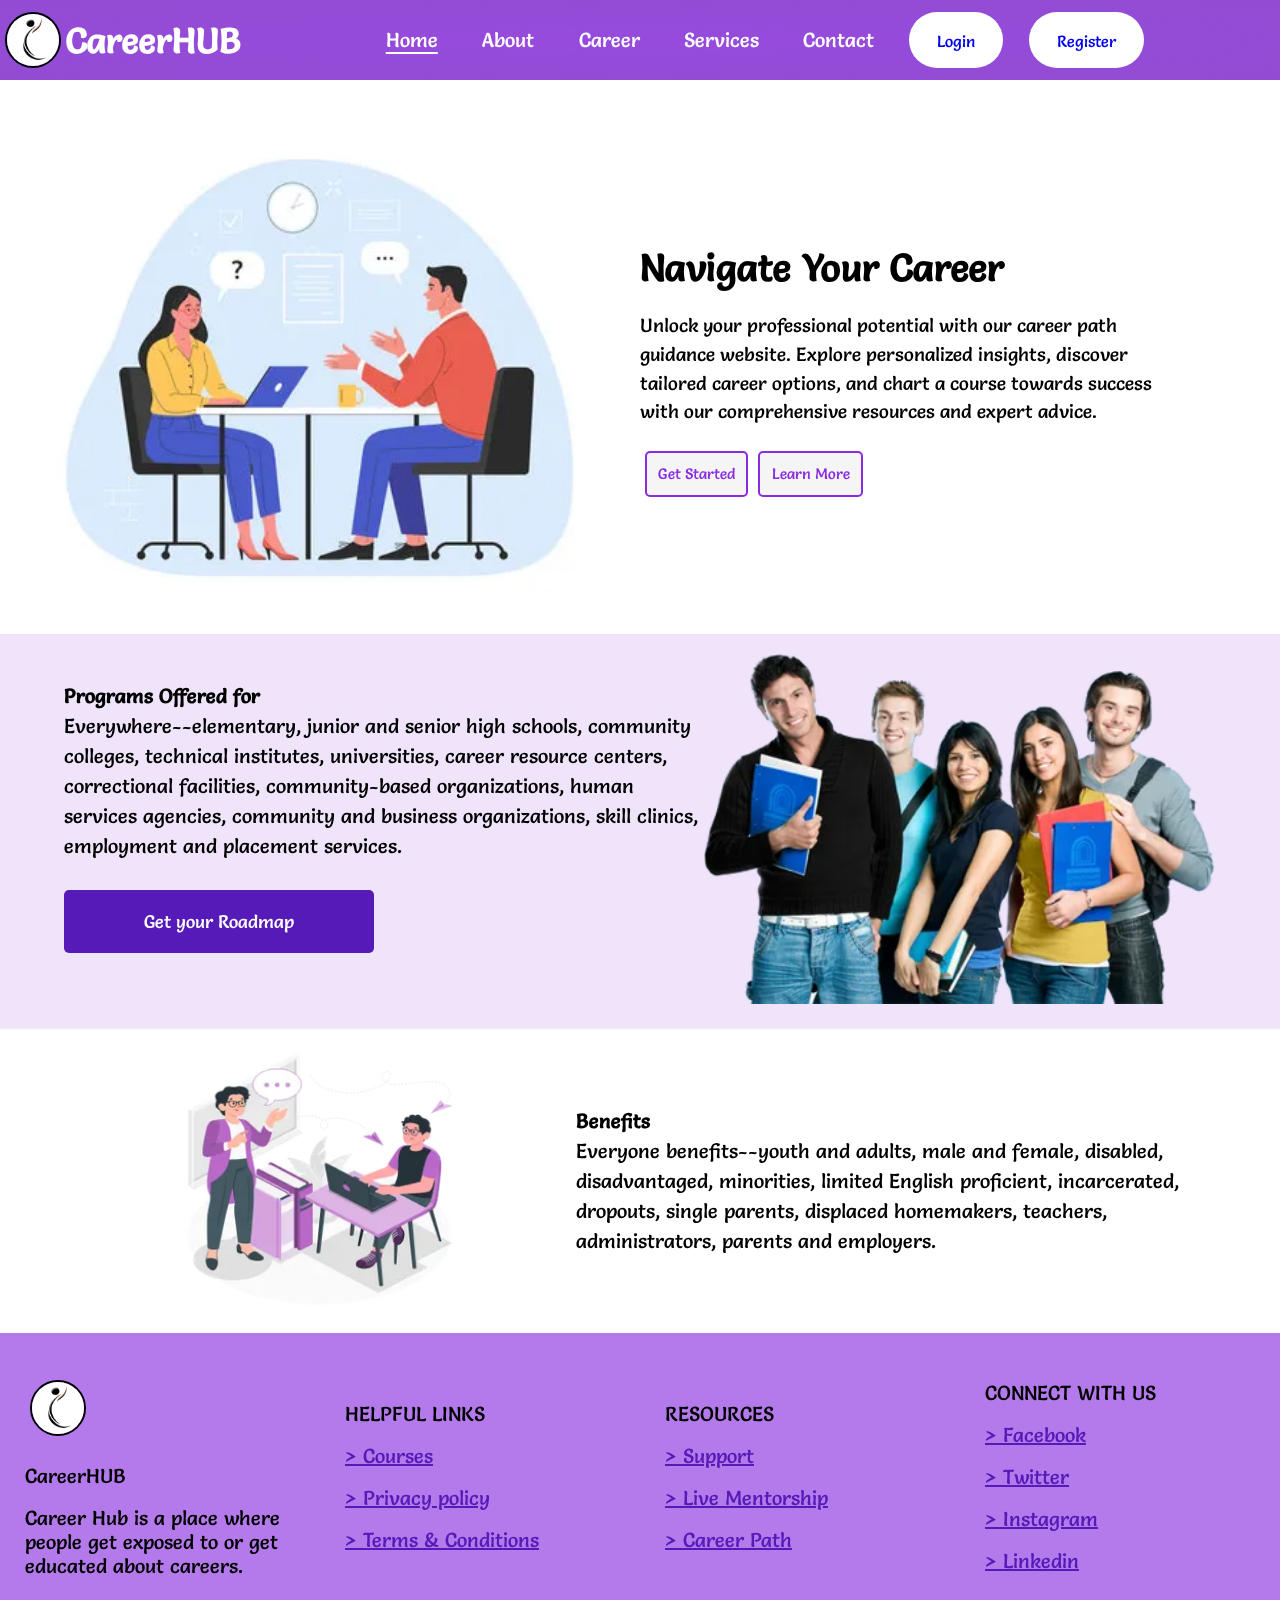
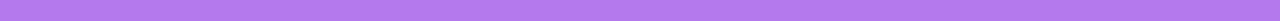
<file: index.html>
<!DOCTYPE html>
<html lang="en">
<head>
    <meta charset="UTF-8">
    <meta name="viewport" content="width=device-width, initial-scale=1.0">
    <title>CareerHUB</title>
    <link rel="stylesheet" href="src/css/style.css">
    <link rel="shortcut icon" href="src/images/Favicon.jpg" type="image/x-icon">
    <link rel="preconnect" href="https://fonts.googleapis.com">
<link rel="preconnect" href="https://fonts.gstatic.com" crossorigin>
<link href="https://fonts.googleapis.com/css2?family=Salsa&display=swap" rel="stylesheet">
</head>
<body>
    <header>
        <div class="logo-title">  
            <img class="logo" src="src/images/Favicon.jpg" alt="logo" srcset="" />
            <h1 id="title">CareerHUB</h1>         
        </div>
        <ul class="nav-ul">
            <li class="nav" id="Home"><a href="#">Home</a></li>
            <li class="nav" id="About"><a href="About.html">About</a></li>                
            <li class="nav" id="Courses"><a href="Courses.html">Career</a></li>
            <li class="nav" id="Services"><a href="Services.html">Services</a></li>
            <li class="nav" id="Contact"><a href="Contact.html">Contact</a></li>
            <li class="register" ><a id="login" href="login.html">Login</a></li>
            <li class="register" ><a id="signup" href="signup.html">Register</a></li>
        </ul> 
        <div class="span-nav">
           <span class="open-btn">&#9776</span>
           <span class="close-btn">&#9876</span>
        </div>
    </header>
    <div class="container">
       <div class="career-image">
        <img src="src/images/career-image.jpg" alt="" srcset="">
       </div>
        <div class="career-text">
            <h3>Navigate Your Career</h3>
            <p>Unlock your professional potential with our career path guidance website. Explore personalized insights, discover tailored career options, and chart a course towards success with our comprehensive resources and expert advice.</p>
            <div class="journey-start">
                <a href="signup.html"><button class = "btn" id="Getstarted">Get Started</button></a>
                <a href="About.html"><button class = "btn" id="learnmore">
                    Learn More
                </button></a>
            </div>
        </div>
    </div>
    <!-- <div class="line"></div> -->
    <div class="whom">
        <div class="section programs">        
            <div class="section-text">
            <h3>Programs Offered for </h3>
            <p><span>Everywhere--</span>elementary, junior and senior high schools, community colleges, technical institutes, universities, career resource centers, correctional facilities, community-based organizations, human services agencies, community and business organizations, skill clinics, employment and placement services.</p>
            <div class="section-button">
                <a href="Courses.html">Get your Roadmap</a>
            </div>    
        </div>
            <div class="section-img">
                <img src="src/images/students.jpg" alt="">
            </div>
            </div>
        </div>
    </div>
    <!-- <div class="line"></div> -->
    <div class="section benefits">
        <div class="section-img">
            <img src="src/images/Benefits.jpg" alt="">
        </div>
        <div class="section-text benefits">
            <h3>Benefits</h3>
        <p>
            Everyone benefits--youth and adults, male and female, disabled, disadvantaged, minorities, limited English proficient, incarcerated, dropouts, single parents, displaced homemakers, teachers, administrators, parents and employers.
        </p>
        </div>
    </div>
    <footer>
        <div class="first">
                <span class="footer-logo">
                    <img class="logo" src="src/images/Favicon.jpg" alt="" srcset="">
                </span>
                <span>CareerHUB</span>
            <span>Career Hub is a place where people get exposed to or get educated about careers.</span>
        </div>
        <div class="first">
            <span>HELPFUL LINKS</span>
            <span><a id="footer-links" href="#">&gt; Courses</a> </span>
            <span><a id="footer-links" href="#">&gt; Privacy policy</a></span>
            <span><a id="footer-links" href="#">&gt; Terms & Conditions</a></span>
            
        </div>
        <div class="first">
            <span>RESOURCES</span>
            <span><a id="footer-links" href="#">&gt; Support</a></span>
            <span><a id="footer-links" href="#">&gt; Live Mentorship</a></span>
            <span><a id="footer-links" href="#">&gt; Career Path</a></span>
        </div>
        <div class="first">
            <span>CONNECT WITH US</span>
            <span><a id="footer-links" href="#">&gt; Facebook</a></span>
            <span><a id="footer-links" href="#">&gt; Twitter</a></span>
            <span><a id="footer-links" href="#">&gt; Instagram</a></span>
            <span><a id="footer-links" href="#">&gt; Linkedin</a></span>
        </div>
    </footer>
    <script src="script.js"></script>


</body>
</html>
</file>
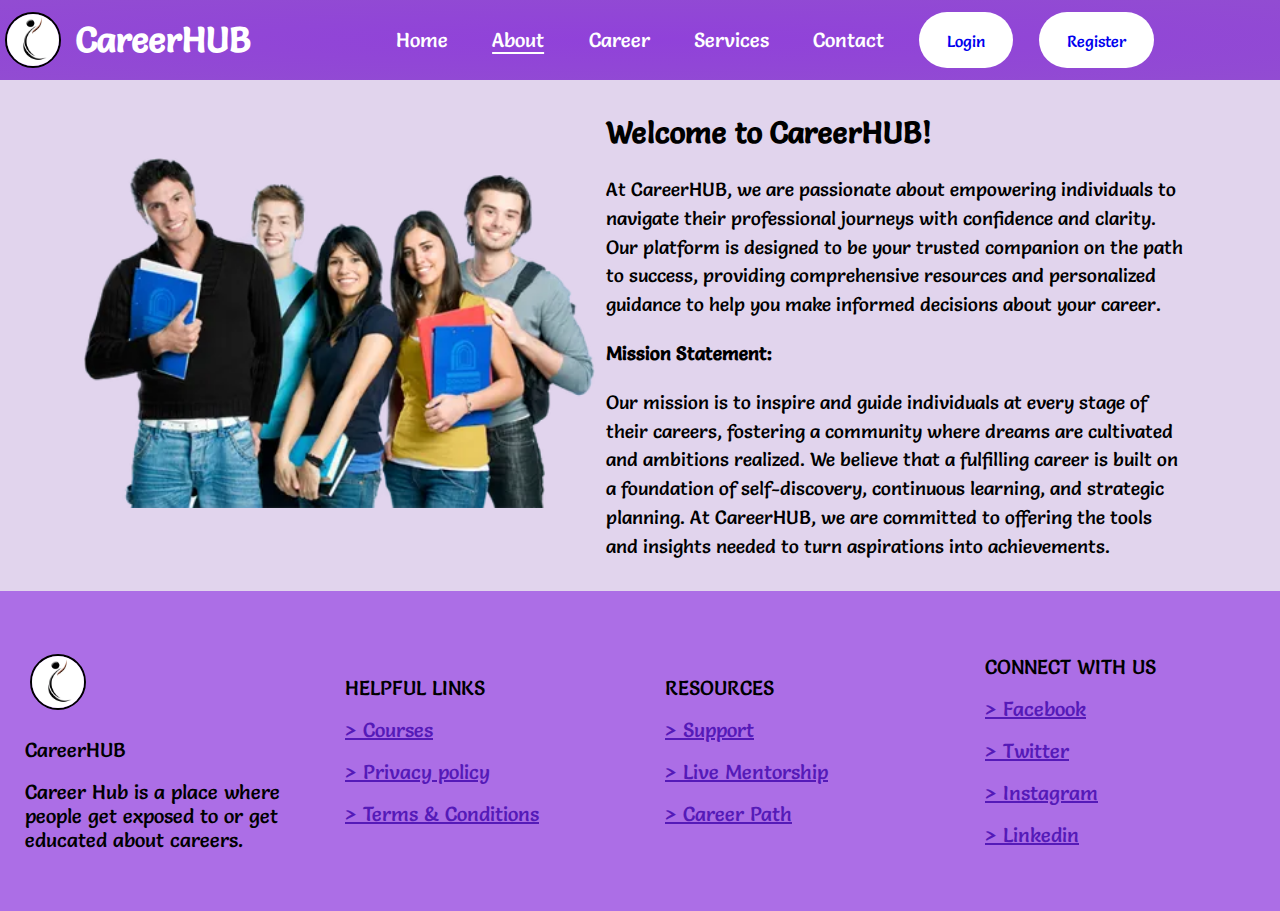
<file: About.html>
<!DOCTYPE html>
<html lang="en">
<head>
    <meta charset="UTF-8">
    <meta name="viewport" content="width=device-width, initial-scale=1.0">
    <title>About | CareerHUB </title>
    <link rel="stylesheet" href="src/css/About.css">
    <link rel="shortcut icon" href="src/images/Favicon.jpg" type="image/x-icon">
</head>
<body>
    <header>
        <div class="logo-title">  
            <img class="logo" src="src/images/Favicon.jpg" alt="logo" srcset="" />
            <h1 id="title">CareerHUB</h1>         
        </div>
        <ul class="nav-ul">
            <li class="nav" id="Home"><a href="index.html">Home</a></li>
            <li class="nav" id="About"><a href="About.html">About</a></li>                
            <li class="nav" id="Courses"><a href="Courses.html">Career</a></li>
            <li class="nav" id="Services"><a href="Services.html">Services</a></li>
            <li class="nav" id="Contact"><a href="#">Contact</a></li>
            <li class="register" ><a id="login" href="login.html">Login</a></li>
            <li class="register" ><a id="signup" href="signup.html">Register</a></li>
        </ul> 
        <div class="span-nav">
           <span class="open-btn">&#9776</span>
           <span class="close-btn">&#9876</span>
        </div>
    </header>
        <div class="about programs">        
           
            <div class="action-img">
                <img src="src/images/students.jpg" alt="">
            </div>
            <div class="about-text">
                <h1 class="about-inner">Welcome to CareerHUB!</h1>
                <span class="about-inner">At CareerHUB, we are passionate about empowering individuals to navigate their professional journeys with confidence and clarity. Our platform is designed to be your trusted companion on the path to success, providing comprehensive resources and personalized guidance to help you make informed decisions about your career.</span>
                <h3 class="about-inner">Mission Statement:</h3>
                <span class="about-inner">Our mission is to inspire and guide individuals at every stage of their careers, fostering a community where dreams are cultivated and ambitions realized. We believe that a fulfilling career is built on a foundation of self-discovery, continuous learning, and strategic planning. At CareerHUB, we are committed to offering the tools and insights needed to turn aspirations into achievements.</span>
               </div>
        </div>
    <footer>
        <div class="first">
                <span class="footer-logo">
                    <img class="logo" src="src/images/Favicon.jpg" alt="" srcset="">
                </span>
                <span>CareerHUB</span>
            <span>Career Hub is a place where people get exposed to or get educated about careers.</span>
        </div>
        <div class="first">
            <span>HELPFUL LINKS</span>
            <span><a id="footer-links" href="#">&gt; Courses</a> </span>
            <span><a id="footer-links" href="#">&gt; Privacy policy</a></span>
            <span><a id="footer-links" href="#">&gt; Terms & Conditions</a></span>
            
        </div>
        <div class="first">
            <span>RESOURCES</span>
            <span><a id="footer-links" href="#">&gt; Support</a></span>
            <span><a id="footer-links" href="#">&gt; Live Mentorship</a></span>
            <span><a id="footer-links" href="#">&gt; Career Path</a></span>
        </div>
        <div class="first">
            <span>CONNECT WITH US</span>
            <span><a id="footer-links" href="#">&gt; Facebook</a></span>
            <span><a id="footer-links" href="#">&gt; Twitter</a></span>
            <span><a id="footer-links" href="#">&gt; Instagram</a></span>
            <span><a id="footer-links" href="#">&gt; Linkedin</a></span>
        </div>
    </footer>
    <script src="script.js"></script>
</body>
</html>
</file>
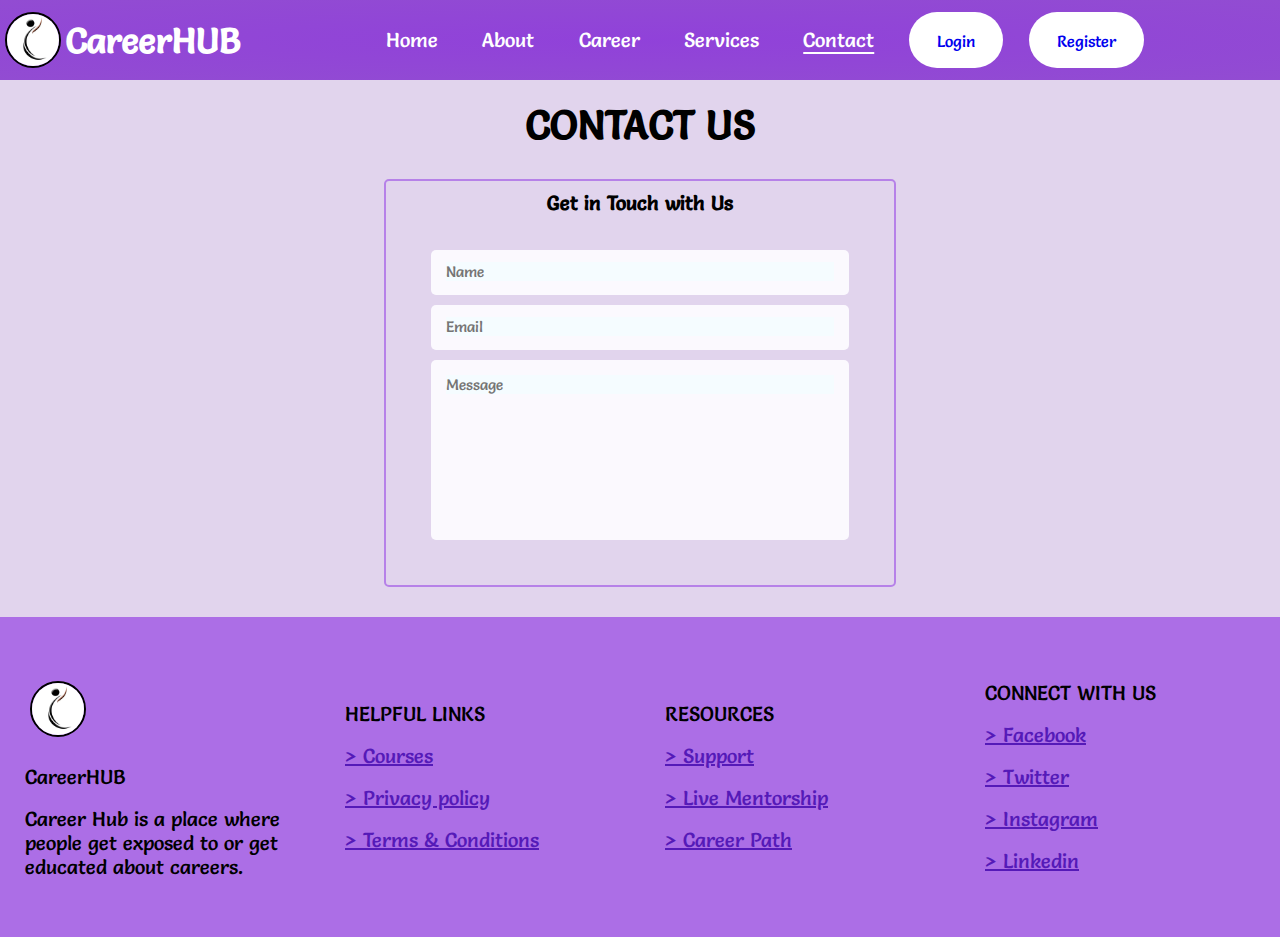
<file: Contact.html>
<!DOCTYPE html>
<html lang="en">
<head>
    <meta charset="UTF-8">
    <meta name="viewport" content="width=device-width, initial-scale=1.0">
    <title>Contact | CareerHUB </title>
    <link rel="stylesheet" href="src/css/Contact.css">
    <link rel="shortcut icon" href="src/images/Favicon.jpg" type="image/x-icon">
</head>
<body>
    <header>
        <div class="logo-title">  
            <img class="logo" src="src/images/Favicon.jpg" alt="logo" srcset="" />
            <h1 id="title">CareerHUB</h1>         
        </div>
        <ul class="nav-ul">
            <li class="nav" id="Home"><a href="index.html">Home</a></li>
            <li class="nav" id="About"><a href="About.html">About</a></li>                
            <li class="nav" id="Courses"><a href="Courses.html">Career</a></li>
            <li class="nav" id="Services"><a href="Services.html">Services</a></li>
            <li class="nav" id="Contact"><a href="#">Contact</a></li>
            <li class="register" ><a id="login" href="login.html">Login</a></li>
            <li class="register" ><a id="signup" href="signup.html">Register</a></li>
        </ul> 
        <div class="span-nav">
           <span class="open-btn">&#9776</span>
           <span class="close-btn">&#9876</span>
        </div>
    </header>
    <h2 class="contact-heading">CONTACT US</h2>
        <div class="contact-flex">
                <h4>Get in Touch with Us</h4>
               
            <div class="msg">
                <input class="input" type="text" name="" placeholder="Name" id="name">
                <input class="input" type="text" name="" placeholder="Email" id="email">
                <textarea class="input" name="Message"  id="textarea" cols="30" rows="10" placeholder="Message" ></textarea>
            </div>
        </div>
    <footer>
        <div class="first">
                <span class="footer-logo">
                    <img class="logo" src="src/images/Favicon.jpg" alt="" srcset="">
                </span>
                <span>CareerHUB</span>
            <span>Career Hub is a place where people get exposed to or get educated about careers.</span>
        </div>
        <div class="first">
            <span>HELPFUL LINKS</span>
            <span><a id="footer-links" href="#">&gt; Courses</a> </span>
            <span><a id="footer-links" href="#">&gt; Privacy policy</a></span>
            <span><a id="footer-links" href="#">&gt; Terms & Conditions</a></span>
            
        </div>
        <div class="first">
            <span>RESOURCES</span>
            <span><a id="footer-links" href="#">&gt; Support</a></span>
            <span><a id="footer-links" href="#">&gt; Live Mentorship</a></span>
            <span><a id="footer-links" href="#">&gt; Career Path</a></span>
        </div>
        <div class="first">
            <span>CONNECT WITH US</span>
            <span><a id="footer-links" href="#">&gt; Facebook</a></span>
            <span><a id="footer-links" href="#">&gt; Twitter</a></span>
            <span><a id="footer-links" href="#">&gt; Instagram</a></span>
            <span><a id="footer-links" href="#">&gt; Linkedin</a></span>
        </div>
    </footer>
    <script src="script.js"></script>
</body>
</html>
</file>
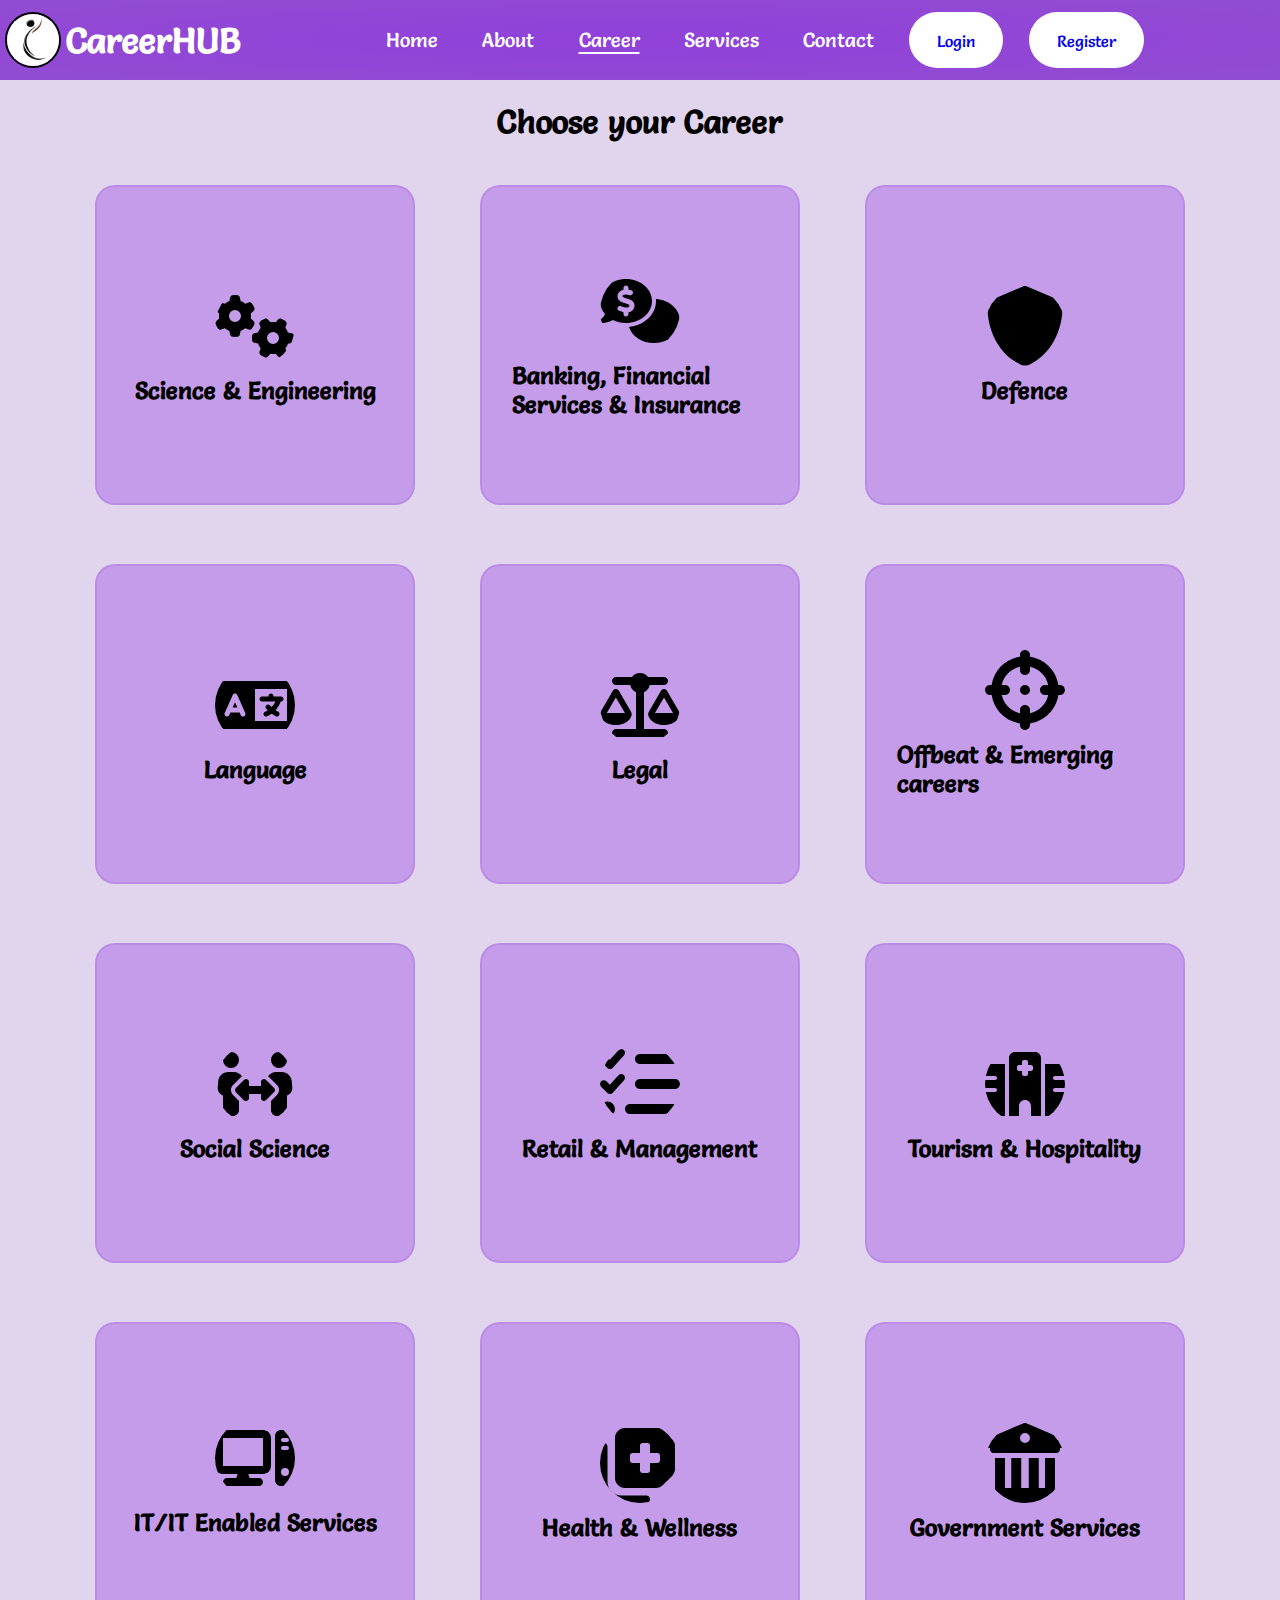
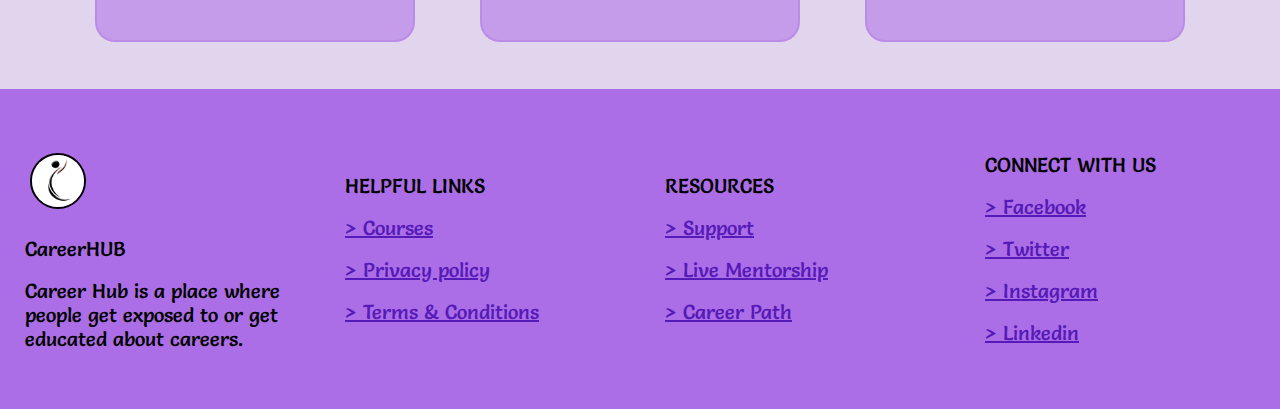
<file: Courses.html>
<!DOCTYPE html>
<html lang="en">
<head>
    <meta charset="UTF-8">
    <meta name="viewport" content="width=device-width, initial-scale=1.0">
    <title>Courses | CareerHUB </title>
    <link rel="stylesheet" href="src/css/Courses.css">
    <link rel="shortcut icon" href="src/images/Favicon.jpg" type="image/x-icon">
</head>
<body>
    <header>
        <div class="logo-title">  
            <img class="logo" src="src/images/Favicon.jpg" alt="logo" srcset="" />
            <h1 id="title">CareerHUB</h1>         
        </div>
        <ul class="nav-ul">
            <li class="nav" id="Home"><a href="index.html">Home</a></li>
            <li class="nav" id="About"><a href="About.html">About</a></li>                
            <li class="nav" id="Courses"><a href="#">Career</a></li>
            <li class="nav" id="Services"><a href="Services.html">Services</a></li>
            <li class="nav" id="Contact"><a href="Contact.html">Contact</a></li>
            <li class="register" ><a id="login" href="login.html">Login</a></li>
            <li class="register" ><a id="signup" href="signup.html">Register</a></li>
        </ul> 
        <div class="span-nav">
           <span class="open-btn">&#9776</span>
           <span class="close-btn">&#9876</span>
        </div>
    </header>
    <h3 class="heading">Choose your Career</h1>
    <div class="courses">        
        <div class="flex">
            <img src="src/images/sciencesvg.svg" alt="">
            <h5><a href="Skills.html">Science & Engineering</a></h5>
        </div>
        <div class="flex">
            <img src="src/images/money.svg" alt="">
            <h5>Banking, Financial Services & Insurance </h5>
        </div>
        <div class="flex">
            <img src="src/images/shield.svg" alt="">
            <h5>Defence</h5>
        </div>
        <div class="flex">
            <img src="src/images/language.svg" alt="">
            <h5>Language</h5>
        </div>
        <div class="flex">
            <img src="src/images/legal.svg" alt="">
            <h5>Legal</h5>
        </div>

        <div class="flex">
            <img src="src/images/offbeat.svg" alt="">
            <h5>Offbeat & Emerging careers</h5>
        </div>
        <div class="flex">
            <img src="src/images/social.svg" alt="">
            <h5>Social Science</h5>
        </div>
        <div class="flex">
            <img src="src/images/retail.svg" alt="">
            <h5>Retail & Management</h5>
        </div>
        <div class="flex">
            <img src="src/images/hospital.svg" alt="">
            <h5>Tourism & Hospitality </h5>
        </div>
        <div class="flex">
            <img src="src/images/computer.svg" alt="">
            <h5><a href="Skills.html">IT/IT Enabled Services</h5>
            </div></a>
        <div class="flex">
            <img src="src/images/health.svg" alt="">
            <h5>Health & Wellness</h5>
        </div>
        <div class="flex">
            <img src="src/images/govt.svg" alt="">
            <h5>Government Services</h5>
        </div>
    </div>
    <footer>
        <div class="first">
                <span class="footer-logo">
                    <img class="logo" src="src/images/Favicon.jpg" alt="" srcset="">
                </span>
                <span>CareerHUB</span>
            <span>Career Hub is a place where people get exposed to or get educated about careers.</span>
        </div>
        <div class="first">
            <span>HELPFUL LINKS</span>
            <span><a id="footer-links" href="#">&gt; Courses</a> </span>
            <span><a id="footer-links" href="#">&gt; Privacy policy</a></span>
            <span><a id="footer-links" href="#">&gt; Terms & Conditions</a></span>
            
        </div>
        <div class="first">
            <span>RESOURCES</span>
            <span><a id="footer-links" href="#">&gt; Support</a></span>
            <span><a id="footer-links" href="#">&gt; Live Mentorship</a></span>
            <span><a id="footer-links" href="#">&gt; Career Path</a></span>
        </div>
        <div class="first">
            <span>CONNECT WITH US</span>
            <span><a id="footer-links" href="#">&gt; Facebook</a></span>
            <span><a id="footer-links" href="#">&gt; Twitter</a></span>
            <span><a id="footer-links" href="#">&gt; Instagram</a></span>
            <span><a id="footer-links" href="#">&gt; Linkedin</a></span>
        </div>
    </footer>
    <script src="script.js"></script>
</body>
</html>
</file>
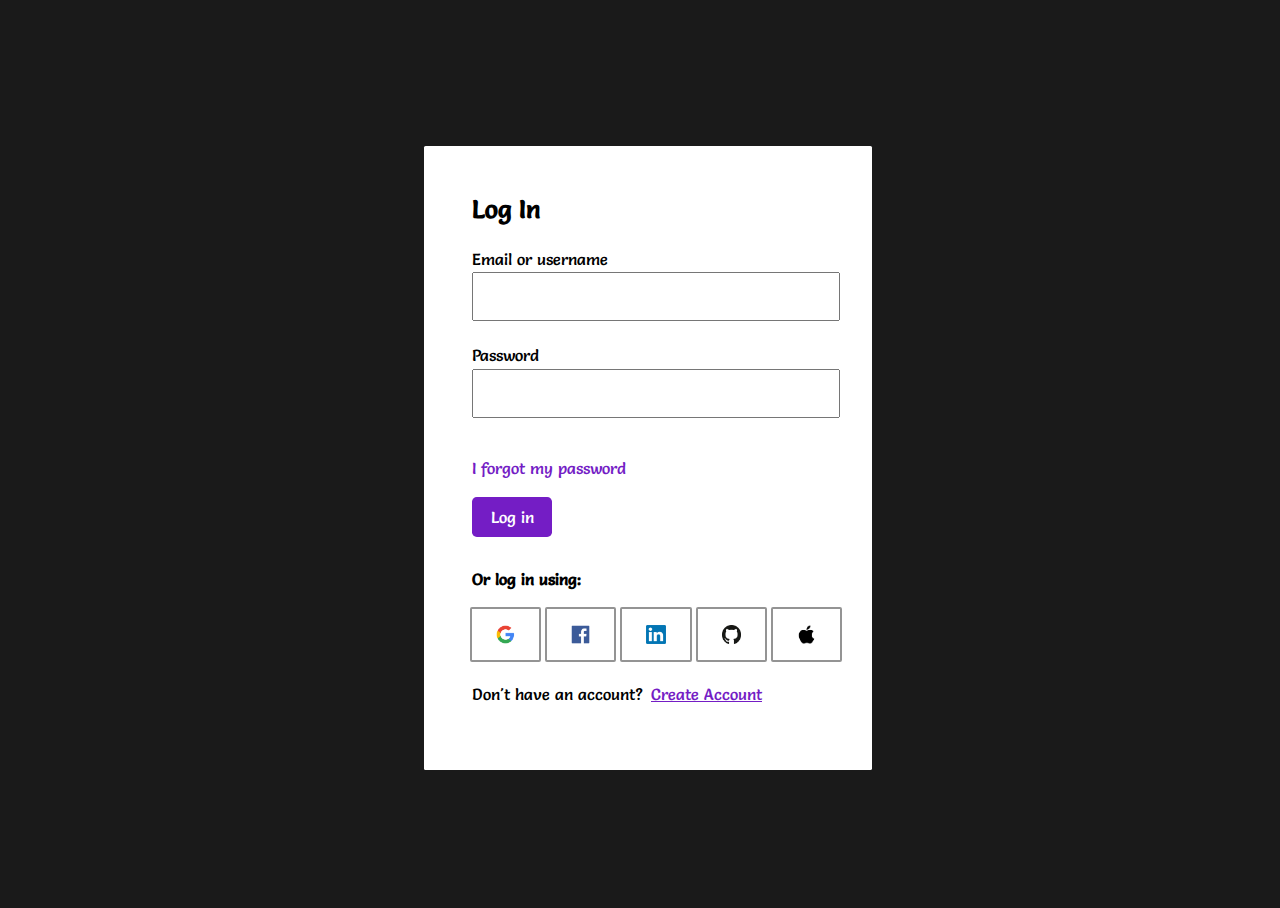
<file: login.html>
<!DOCTYPE html>
<html lang="en">
  <head>
    <meta charset="UTF-8" />
    <meta name="viewport" content="width=device-width, initial-scale=1.0" />
    <title>Log In | CareerHUB</title>
    <link
      rel="stylesheet"
      href="https://cdnjs.cloudflare.com/ajax/libs/font-awesome/6.0.0-beta3/css/all.min.css"
      integrity="sha512-..."
      crossorigin="anonymous"
    />

    <link
      rel="shortcut icon"
      href="src/images/Favicon.jpg"
      type="image/x-icon"
    />
    <link rel="stylesheet" href="src/css/login.css" />
  </head>
  <body>
    <div class="container">
      <form action="">
        <p id="Create">Log In</p>
        <label for="email">Email or username</label
        ><input type="email" name="email" class="put" id="email" />
        <label for="password">Password</label
        ><input type="password" name="password" id="password" class="put" />
        <div class="forgot">
          <a href="#" id="idforgot"><p>I forgot my password</p></a>
        </div>
        <button class="login">Log in</button>
        <p id="or">Or log in using:</p>
        <div class="media">
          <a href="#" class="link">
            <img
              id="social"
              src="src/images/google.jpg"
              alt="google"
              srcset=""
            />
          </a>

          <a href="#" class="link">
            <img
              id="social"
              src="src/images/fb.jpg"
              alt="Facebook"
              srcset=""
            />
          </a>

          <a href="#" class="link">
            <img
              id="social"
              src="src/images/linkedin.jpg"
              alt="Linkedin"
              srcset=""
            />
          </a>

          <a href="#" class="link">
            <img
              id="social"
              src="src/images/github.jpg"
              alt="Github"
              srcset=""
            />
          </a>

          <a href="#" class="link">
            <img
              id="social"
              src="src/images/apple.png"
              alt="apple"
              srcset=""
            />
          </a>
        </div>
        <div class="sign">
          <p id="member">Don't have an account?</p>
          <a id="loginlink" href="signup.html">
            <p>Create Account</p>
          </a>
        </div>
      </form>
    </div>
  </body>
</html>
</file>
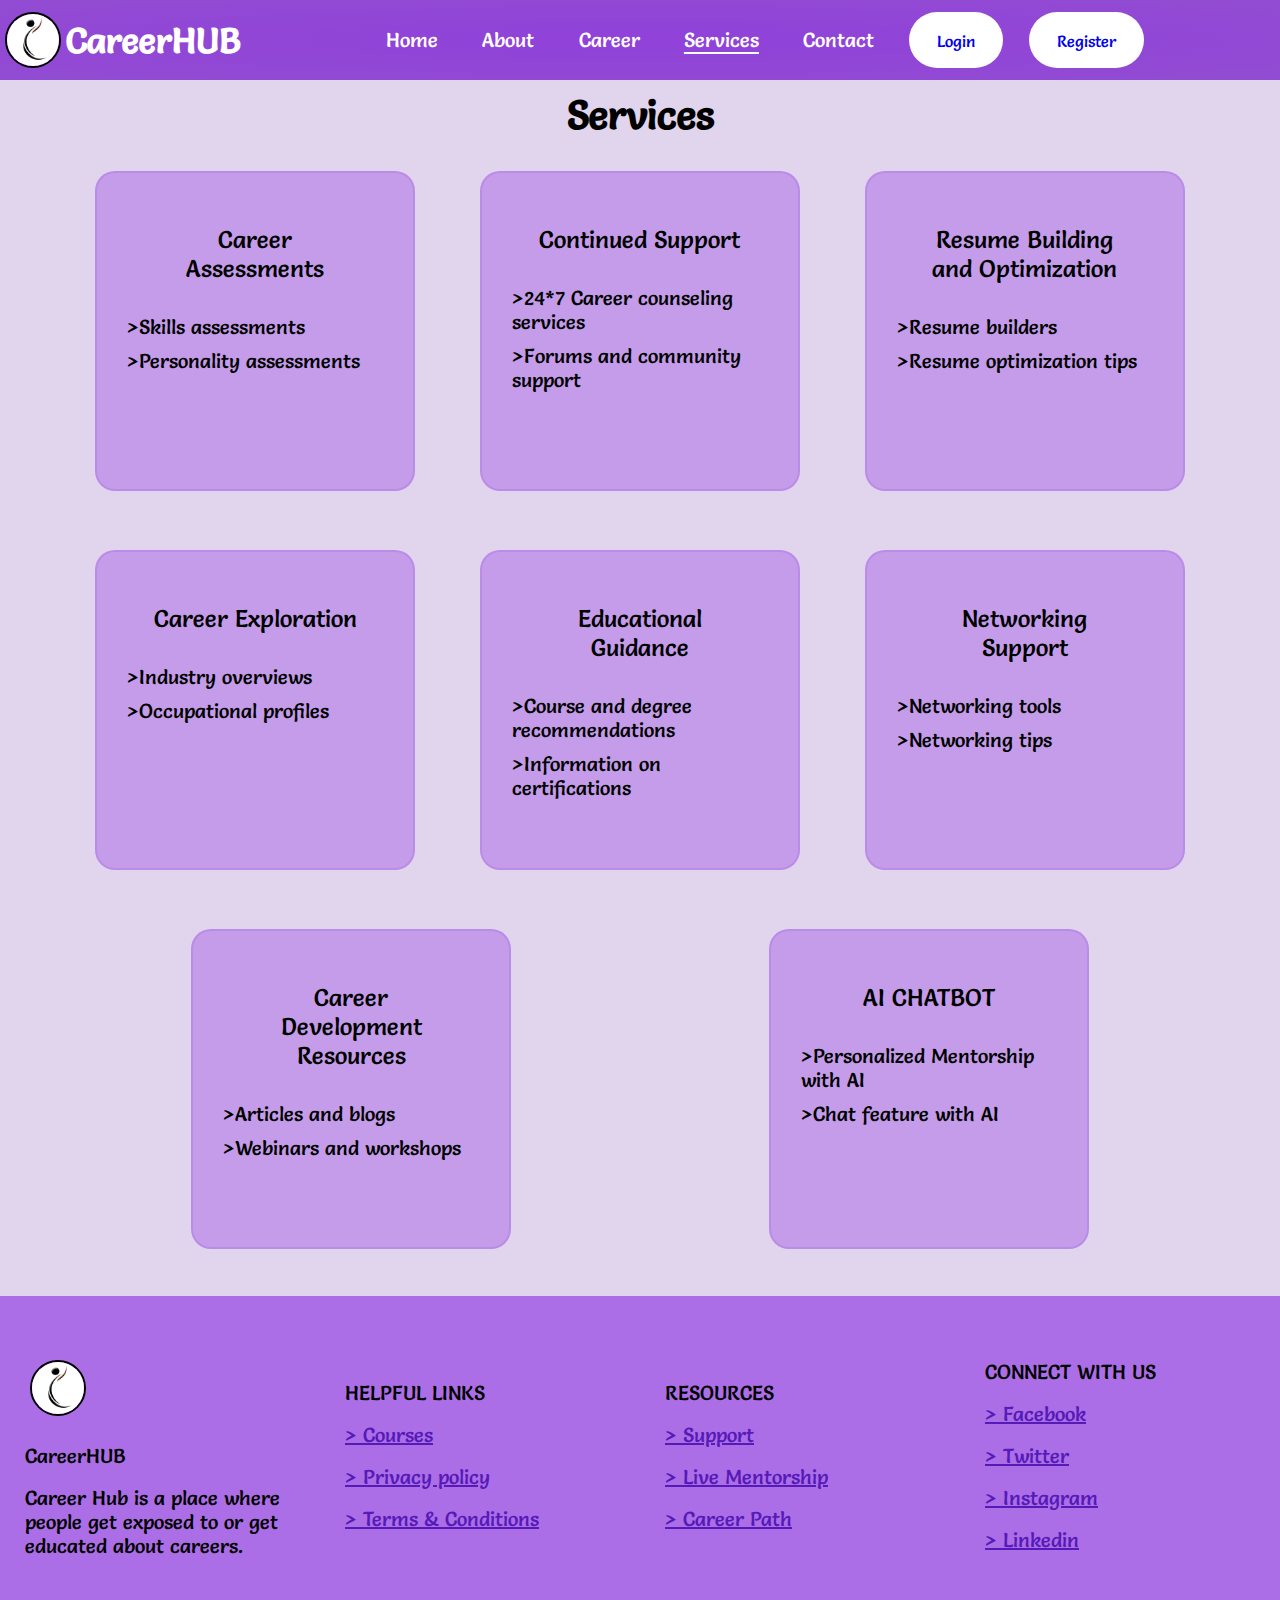
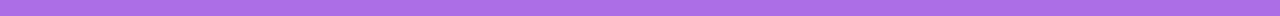
<file: Services.html>
<!DOCTYPE html>
<html lang="en">
<head>
    <meta charset="UTF-8">
    <meta name="viewport" content="width=device-width, initial-scale=1.0">
    <title>Services | CareerHUB </title>
    <link rel="shortcut icon" href="src/images/Favicon.jpg" type="image/x-icon">
    <link rel="stylesheet" href="src/css/Services.css">
</head>
<body>
    <header>
        <div class="logo-title">  
            <img class="logo" src="src/images/Favicon.jpg" alt="logo" srcset="" />
            <h1 id="title">CareerHUB</h1>         
        </div>
        <ul class="nav-ul">
            <li class="nav" id="Home"><a href="index.html">Home</a></li>
            <li class="nav" id="About"><a href="About.html">About</a></li>                
            <li class="nav" id="Courses"><a href="Courses.html">Career</a></li>
            <li class="nav" id="Services"><a href="#">Services</a></li>
            <li class="nav" id="Contact"><a href="Contact.html">Contact</a></li>
            <li class="register" ><a id="login" href="login.html">Login</a></li>
            <li class="register" ><a id="signup" href="signup.html">Register</a></li>
        </ul> 
        <div class="span-nav">
           <span class="open-btn">&#9776</span>
           <span class="close-btn">&#9876</span>
        </div>
    </header>
    <section>
        <h3 class="services-title">Services</h3>
        <div class="services">
           
            <div class="service-first">
                <span  class="heading">Career Assessments</span>
                <span>&gt;Skills assessments</span>
                <span>&gt;Personality assessments</span>
            </div>
            <div class="service-first">
                <span  class="heading">Continued Support</span>
                <span>&gt;24*7 Career counseling services</span>
                <span>&gt;Forums and community support</span>
            </div>
            <div class="service-first">
                <span class="heading">Resume Building and Optimization</span>
                <span>&gt;Resume builders</span>
                <span>&gt;Resume optimization tips</span>
            </div>
            <div class="service-first">
                <span  class="heading">Career Exploration</span>
                <span>&gt;Industry overviews</span>
                <span>&gt;Occupational profiles</span>
            </div>
            <div class="service-first">
                <span  class="heading">Educational Guidance</span>
                <span>&gt;Course and degree recommendations</span>
                <span>&gt;Information on certifications</span>
            </div>
            <div class="service-first">
                <span class="heading">Networking Support</span>
                <span>&gt;Networking tools</span>
                <span>&gt;Networking tips</span>
            </div>
            <div class="service-first">
                <span class="heading">Career Development Resources</span>
                <span>&gt;Articles and blogs</span>
                <span>&gt;Webinars and workshops</span>
            </div>
            <div class="service-first">
                <span class="heading">AI CHATBOT</span>
                <span>&gt;Personalized Mentorship with AI </span>
                <span>&gt;Chat feature with AI </span>
            </div>
        </div>
        
    </section>
    <footer>
        <div class="first">
                <span class="footer-logo">
                    <img class="logo" src="src/images/Favicon.jpg" alt="" srcset="">
                </span>
                <span>CareerHUB</span>
            <span>Career Hub is a place where people get exposed to or get educated about careers.</span>
        </div>
        <div class="first">
            <span>HELPFUL LINKS</span>
            <span><a id="footer-links" href="#">&gt; Courses</a> </span>
            <span><a id="footer-links" href="#">&gt; Privacy policy</a></span>
            <span><a id="footer-links" href="#">&gt; Terms & Conditions</a></span>
            
        </div>
        <div class="first">
            <span>RESOURCES</span>
            <span><a id="footer-links" href="#">&gt; Support</a></span>
            <span><a id="footer-links" href="#">&gt; Live Mentorship</a></span>
            <span><a id="footer-links" href="#">&gt; Career Path</a></span>
        </div>
        <div class="first">
            <span>CONNECT WITH US</span>
            <span><a id="footer-links" href="#">&gt; Facebook</a></span>
            <span><a id="footer-links" href="#">&gt; Twitter</a></span>
            <span><a id="footer-links" href="#">&gt; Instagram</a></span>
            <span><a id="footer-links" href="#">&gt; Linkedin</a></span>
        </div>
    </footer>
    <script src="script.js"></script>
</body>
</html>
</file>
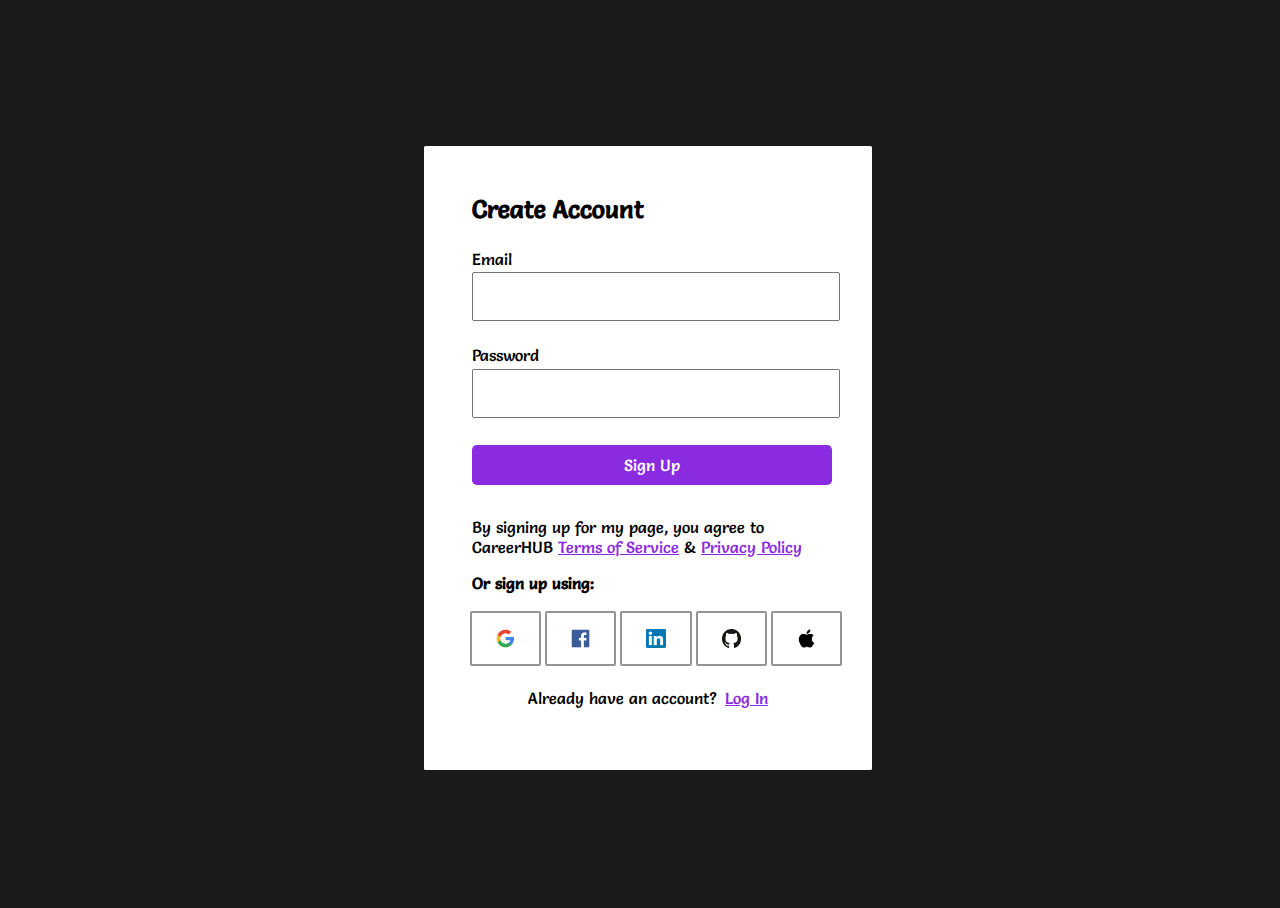
<file: signup.html>
<!DOCTYPE html>
<html lang="en">
<head>
    <meta charset="UTF-8">
    <meta name="viewport" content="width=device-width, initial-scale=1.0">
    <link rel="shortcut icon" href="src/images/Favicon.jpg" type="image/x-icon">
    <title>Sign Up | CareerHUB</title>
  <link rel="stylesheet" href="src/css/signup.css">
</head>
<body>
    <div class="container">
        <form action="">
            <p id="Create">Create Account</p>
            <label for="email" >Email</label><input type="email" name="email" class="put"id="email">
            <label for="password" >Password</label><input type="password" name="password" id="password" class="put">
            <button class="signup btn-primary">Sign Up</button>
            <p class="text">By signing up for my page, you agree to CareerHUB  <a href="Terms">Terms of Service</a> & <a href="policy">Privacy Policy</a></p>
            <p id="other">Or sign up using:</p>
            <div class="media">
                <a href="#" class="link">
                  <img id="social" src="src/images/google.jpg" alt="google" srcset="">
              </a>
      
              <a href="#" class="link">
                  <img id="social" src="src/images/fb.jpg" alt="Facebook" srcset="">
              </a>
      
              <a href="#" class="link">
                  <img id="social" src="src/images/linkedin.jpg" alt="Linkedin" srcset="">
              </a>
      
              <a href="#" class="link">
                  <img id="social" src="src/images/github.jpg" alt="Github" srcset="">
              </a>
      
              <a href="#" class="link">
                  <img id="social" src="src/images/apple.png" alt="apple" srcset="">
              </a>
              </div>
            <div class="login">
                <p id="account">Already have an account?</p>
                <a id="login-link" href="login.html"><p >Log In</p></a>
            </div>
        </form>
    </div>
</body>
</html>
</file>
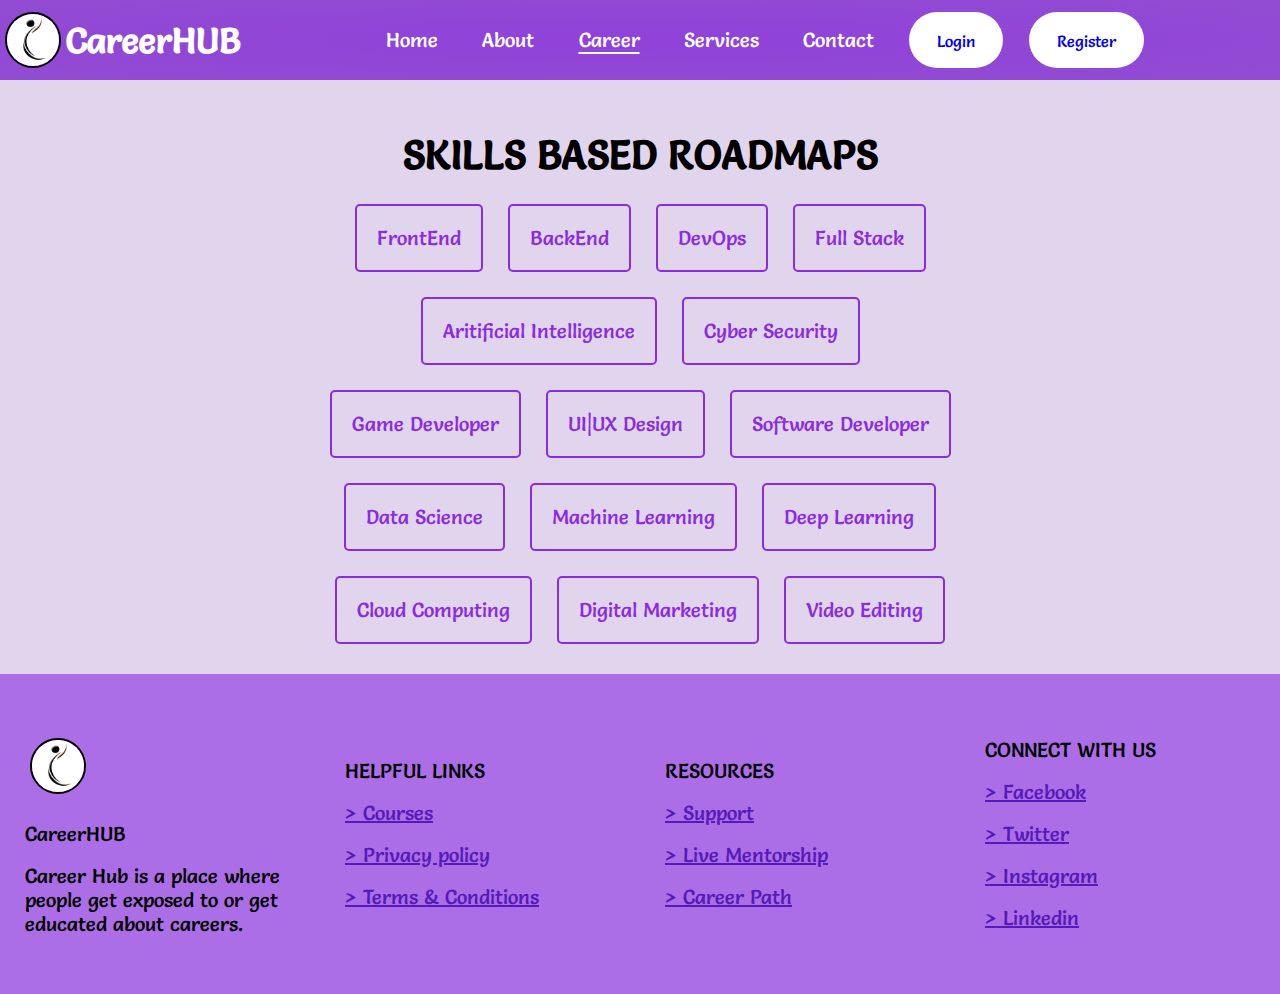
<file: Skills.html>
<!DOCTYPE html>
<html lang="en">
<head>
    <meta charset="UTF-8">
    <meta name="viewport" content="width=device-width, initial-scale=1.0">
    <title>Skills | CareerHUB </title>
    <link rel="stylesheet" href="src/css/skills.css">
    <link rel="shortcut icon" href="src/images/Favicon.jpg" type="image/x-icon">
</head>
<body>
    <header>
        <div class="logo-title">  
            <img class="logo" src="src/images/Favicon.jpg" alt="logo" srcset="" />
            <h1 id="title">CareerHUB</h1>         
        </div>
        <ul class="nav-ul">
            <li class="nav" id="Home"><a href="index.html">Home</a></li>
            <li class="nav" id="About"><a href="About.html">About</a></li>                
            <li class="nav" id="Courses"><a href="#">Career</a></li>
            <li class="nav" id="Services"><a href="Services.html">Services</a></li>
            <li class="nav" id="Contact"><a href="Contact.html">Contact</a></li>
            <li class="register" ><a id="login" href="login.html">Login</a></li>
            <li class="register" ><a id="signup" href="signup.html">Register</a></li>
        </ul> 
        <div class="span-nav">
           <span class="open-btn">&#9776</span>
           <span class="close-btn">&#9876</span>
        </div>
    </header>

    <div class="skills">
        <h3 class="skills-heading">SKILLS BASED ROADMAPS</h3>
        <div class="skills-flex">
            <a href="src/Roadmaps/frontend.pdf">FrontEnd</a>
            <a href="src/Roadmaps/backend.pdf">BackEnd</a>
            <a href="src/Roadmaps/devops.pdf">DevOps</a>
            <a href="src/Roadmaps/full-stack.pdf">Full Stack</a>
            <a href="">Aritificial Intelligence</a>
            <a href="src/Roadmaps/cyber-security.pdf">Cyber Security</a>
            <a href="src/Roadmaps/game-developer.pdf">Game Developer</a>
            <a href="src/Roadmaps/ux-design.pdf">UI|UX Design</a>
            <a href="">Software Developer</a>
            <a href="">Data Science</a>
            <a href="">Machine Learning</a>
            <a href="">Deep Learning</a>
            <a href="">Cloud Computing</a>
            <a href="">Digital Marketing</a>
            <a href="">Video Editing</a>
        </div>
    </div>
    <footer>
        <div class="first">
                <span class="footer-logo">
                    <img class="logo" src="src/images/Favicon.jpg" alt="" srcset="">
                </span>
                <span>CareerHUB</span>
            <span>Career Hub is a place where people get exposed to or get educated about careers.</span>
        </div>
        <div class="first">
            <span>HELPFUL LINKS</span>
            <span><a id="footer-links" href="#">&gt; Courses</a> </span>
            <span><a id="footer-links" href="#">&gt; Privacy policy</a></span>
            <span><a id="footer-links" href="#">&gt; Terms & Conditions</a></span>
            
        </div>
        <div class="first">
            <span>RESOURCES</span>
            <span><a id="footer-links" href="#">&gt; Support</a></span>
            <span><a id="footer-links" href="#">&gt; Live Mentorship</a></span>
            <span><a id="footer-links" href="#">&gt; Career Path</a></span>
        </div>
        <div class="first">
            <span>CONNECT WITH US</span>
            <span><a id="footer-links" href="#">&gt; Facebook</a></span>
            <span><a id="footer-links" href="#">&gt; Twitter</a></span>
            <span><a id="footer-links" href="#">&gt; Instagram</a></span>
            <span><a id="footer-links" href="#">&gt; Linkedin</a></span>
        </div>
    </footer>
    <script src="script.js"></script>
</body>
</html>
</file>
<file: src/css/style.css>
* {
  margin: 0%;
  padding: 0%;
  box-sizing: border-box;
}
body {
  height: 100%;
  width: 100%;
  color: rgb(0, 0, 0);
  font-family: "Salsa", cursive;
  font-size: 20px;
}
header {
  /* border: 2px solid rgb(129, 213, 26); */
  position: fixed;
  z-index:10;
  height: 5rem;
  width: 100%;
  display: flex;
  align-items: center;
  background: radial-gradient(rgba(122, 25, 212, 0.783), rgb(146, 76, 210));
}
.logo-title {
  /* border: 2px solid rgb(70, 150, 240); */
  display: inline-flex;
  align-items: center;
}
.logo {
  border: 2px solid black;
  height: 3.5rem;
  border-radius: 50%;
  margin: 5px;
}
#title {
  color: white;
  font-size: 35px;
}
.nav-ul {
  margin: auto;
}
.nav-ul li {
  /* border:2px solid rgb(47, 232, 216); */
  list-style-type: none;
  padding: 1rem;
  display: inline-block;
}
.nav > a {
  text-decoration: none;
  color: white;
  padding: 0.2rem;
}
.nav > a:hover {
  text-decoration: underline;
  text-underline-offset: 5px;
}
#Home {
  text-decoration: underline;
  text-underline-offset: 5px;
  color: white;
}
.register {
  background-color: white;
  border-radius: 2rem;
  margin: 10px;
}
.register > a {
  text-decoration: none;
  font-family: "Salsa", cursive;
  padding: 12px;
  border: none;
  cursor: pointer;
  font-size: 0.8em;
}
.register > a:hover {
  opacity: 0.7;
}
.span-nav {
  display: flex;
  position: absolute;
  right: 0;
  margin: 2em;
}
.open-btn,
.close-btn {
  display: none;
  cursor: pointer;
  font-size: 5vw;
}
@media screen and (max-width: 1060px) {
  .nav-ul {
    display: none;
  }
  .open-btn {
    display: block;
  }
  .nav-ul.open {
    width: 100%;
    display: flex;
    flex-direction: column;
    position: absolute;
    top: 5rem;
    right: 0;
    text-align: center;
    background-color: rgba(148, 63, 228, 0.92);
  }
  .register {
    margin: auto;
  }
}
.line{
  background-color: #551ab8;
  height:2px;
  opacity:0.4;
  margin:20px 0px;
}
.container {
  max-width: 90vw;
  display: flex;
  align-items: center;
  justify-content: center;
}

.career-image img {
  height: auto;
  margin-top: 7rem;
  mix-blend-mode: color-burn;
  width: 50vw;
}
.career-text {
  flex: 1;
  margin-top: 7rem;
  width: 50vw;
  padding-left: 0;
  display: flex;
  flex-direction: column;
  flex-wrap: wrap;
  align-items: self-start;
  justify-content: center;
}
.career-text > h3 {
  font-size:3vw;
}
.career-text > p {
  font-size: 1.5vw;
  font-weight: 200;
  padding-top: 20px;
  line-height: 1.5;
}
.journey-start {
  display: flex;
  flex-wrap: wrap;
  padding-top: 20px;
}
.btn {
  border: 2px solid blueviolet;
  padding: 0.7rem;
  margin: 5px;
  border-radius: 5px;
  background-color: whitesmoke;
  color: blueviolet;
  font-family: "Salsa", cursive;
  font-size: 15px;
  cursor: pointer;
}

@media screen and (max-width: 1000px) {
  .container {
    flex-direction: column;
    flex-wrap: wrap;
  }
  .career-text {
    width: 90vw;
    margin: 0;
  }
  .career-image {
    align-items: center;
    margin: 0;
  }
  .career-image img {
    width: 100vw;
  }
  .career-text > h3 {
    font-size: 20px;
  }
  .career-text > p {
    font-size: 16px;
  }
  #title {
    color: white;
    font-size: 5vw;
  }
}
.section {
  /* border:2px solid green; */
  display: flex;
  align-items: center;
  justify-content: center;
  margin:auto;
  width:90vw;
}
.whom{
  background: rgba(137, 43, 226, 0.126);
  padding:20px 0px;
}
.section-text{
  padding:15px 0px;
}
.section-text>h3{
  /* border:2px solid green; */
  font-size:20px;
  line-height: 1.5;
}
.section-text>p{
  /* border:2px solid green; */
  font-size: 20px;
  line-height: 1.5;
}
.section-img img {  
  /* border:2px solid green;  */
  width:40vw;
  height:auto;
  border-radius:12px;
  }
@media screen and (max-width: 1000px) {
  .section {
    flex-direction: column;
    flex-wrap: wrap;
    width:90vw;
  }
  .section-text {
    margin: 0;
  }
  .section-image {
    align-items: center;
    margin: 0;
  }
  .section-img img {
    width:88vw;
  }
  .section-text > h3 {
    font-size: 20px;
  }
  .section-text > p {
    font-size: 16px;
  }
}
.section-button{
  height:5rem;
  display:flex;
  align-items: center;
  margin:20px 0px;
  cursor:pointer;
  border:none;
  font-size:18px;
  font-family: "Salsa", cursive;
}
.section-button>a{
  padding: 20px 5rem;
  background-color: #551ab8;
  border:none;
  text-decoration: none;  
  color:white;
  border-radius: 5px;  
}
footer {
  display: flex;
  align-items: center;
  justify-content: center;
  flex-wrap: wrap;
  margin: auto;
  /* border:2px solid yellow; */
  width: 100%;
  gap: 20px;
  background-color: rgba(151, 71, 227, 0.721);
}
.first {
  display: flex;
  justify-content: center;
  flex-direction: column;
  gap: 18px;
  /* border:2px solid red; */
  padding: 25px;
  flex-wrap: wrap;
  height: 18rem;
  width: 20rem;
}
#footer-links {
  color: #551ab8;
}
@media screen and (max-width: 695px) {
  .first {
    padding: 0px 20px;
    height: 14rem;
    width:100%;
  }
  .first{
    font-size: 15px;
  }
}
@media only screen and (min-width: 980px) and (max-width: 1340px) {
  footer{
    gap:0px;
    flex-wrap: nowrap;
  }
}
</file>
<file: src/css/About.css>
@import url('https://fonts.googleapis.com/css2?family=Salsa&display=swap');
* {
  margin: 0%;
  padding: 0%;
  box-sizing: border-box;
}
body {
  height: 100%;
  width: 100%;
  color: rgb(0, 0, 0);
  font-family: "Salsa", cursive;
  font-size: 20px;
  background-color: rgba(154, 110, 195, 0.295);
}
header {
  /* border: 2px solid rgb(129, 213, 26); */
  position: relative;
  height: 5rem;
  width: 100%;
  display: flex;
  align-items: center;
  background: radial-gradient(rgba(122, 25, 212, 0.783), rgb(146, 76, 210));
}
.logo-title {
  /* border: 2px solid rgb(70, 150, 240); */
  display: inline-flex;
  align-items: center;
}
.logo {
  border: 2px solid black;
  height: 3.5rem;
  border-radius: 50%;
  margin: 5px;
}
#title {
  color: white;
  font-size: 35px;
}
.nav-ul {
  margin: auto;
}
.nav-ul li {
  /* border:2px solid rgb(47, 232, 216); */
  list-style-type: none;
  padding: 1rem;
  display: inline-block;
}
.nav > a {
  text-decoration: none;
  color: white;
  padding: 0.2rem;
}
.nav > a:hover {
  text-decoration: underline;
  text-underline-offset: 5px;
}
#About {
  text-decoration: underline;
  text-underline-offset: 5px;
  color: white;
}
.register {
  background-color: white;
  border-radius: 2rem;
  margin: 10px;
}
.register > a {
  text-decoration: none;
  font-family: "Salsa", cursive;
  padding: 12px;
  border: none;
  cursor: pointer;
  font-size: 0.8em;
}
.register > a:hover {
  opacity: 0.7;
}
.span-nav {
  display: flex;
  position: absolute;
  right: 0;
  margin: 2em;
}
.open-btn,
.close-btn {
  display: none;
  cursor: pointer;
  font-size: 5vw;
}
@media screen and (max-width: 1060px) {
  .nav-ul {
    display: none;
  }
  .open-btn {
    display: block;
  }
  .nav-ul.open {
    width: 100%;
    display: flex;
    flex-direction: column;
    position: absolute;
    top: 5rem;
    right: 0;
    text-align: center;
    background-color: rgba(148, 63, 228, 0.92);
  }
  .register {
    margin: auto;
  }
}
.about{
  display: flex;
  /* border:2px solid rgb(226, 43, 43); */
  align-items: center;
  justify-content: center;
  max-width:90vw;
  margin:auto;
  padding:20px;
}
.action-img>img{
  /* border:2px solid rgb(37, 131, 117); */
  width:40vw;
}
.about-text{
  display:flex;
  /* border:2px solid rgb(226, 162, 43); */
  flex-direction: column;
  flex-wrap: wrap;
}
.about-inner{
  font-size: 1.5vw;
}
.about-text h1{
  font-size: 30px;
}

.about-text>span,h3,h1{
  line-height:1.5;
  padding:10px;
}
@media screen and (max-width:980px) {
  .about{
    width:100vw;    
    flex-wrap: wrap;
  }
  .action-img>img{
    width:90vw;
  }
  .about-text{
    width:90vw;
  }
  .about-inner{
    font-size: 20px;
  }
}
footer{
  display:flex;
  align-items: center;
  justify-content: center;
  flex-wrap: wrap;
  margin: auto;
  /* border:2px solid yellow; */
  width:100%;
  gap:20px;
  background-color: rgba(151, 71, 227, 0.721);
}
.first{
  display: flex;
  justify-content: center;
  flex-direction: column;
  gap:18px;
  /* border:2px solid red; */
  padding:25px;
  flex-wrap: wrap;
  height:20rem;
  width:20rem;
}
#footer-links{
  color:#551AB8;
}
@media screen and (max-width:695px){
  .first{
    padding:0;
    margin:0;
    height:14rem;
  }
}
@media only screen and (min-width: 980px) and (max-width: 1340px) {
  footer{
    gap:0px;
    flex-wrap: nowrap;
  }
}
</file>
<file: src/css/Contact.css>
@import url('https://fonts.googleapis.com/css2?family=Salsa&display=swap');
* {
  margin: 0%;
  padding: 0%;
  box-sizing: border-box;
}
body {
  height: 100%;
  width: 100%;
  color: rgb(0, 0, 0);
  font-family: "Salsa", cursive;
  font-size: 20px;
  background-color: rgba(154, 110, 195, 0.295);
}
header {
  /* border: 2px solid rgb(129, 213, 26); */
  position: relative;
  height: 5rem;
  width: 100%;
  display: flex;
  align-items: center;
  background: radial-gradient(rgba(122, 25, 212, 0.783), rgb(146, 76, 210));
}
.logo-title {
  /* border: 2px solid rgb(70, 150, 240); */
  display: inline-flex;
  align-items: center;
}
.logo {
  border: 2px solid black;
  height: 3.5rem;
  border-radius: 50%;
  margin: 5px;
}
#title {
  color: white;
  font-size: 35px;
}
.nav-ul {
  margin: auto;
}
.nav-ul li {
  list-style-type: none;
  padding: 1rem;
  display: inline-block;
}
.nav > a {
  text-decoration: none;
  color: white;
  padding: 0.2rem;
}
.nav > a:hover {
  text-decoration: underline;
  text-underline-offset: 5px;
}
#Contact {
  text-decoration: underline;
  text-underline-offset: 5px;
  color: white;
}
.register {
  background-color: white;
  border-radius: 2rem;
  margin: 10px;
}
.register > a {
  text-decoration: none;
  font-family: "Salsa", cursive;
  padding: 12px;
  border: none;
  cursor: pointer;
  font-size: 0.8em;
}
.register > a:hover {
  opacity: 0.7;
}
.span-nav {
  display: flex;
  position: absolute;
  right: 0;
  margin: 2em;
}
.open-btn,
.close-btn {
  display: none;
  cursor: pointer;
  font-size: 5vw;
}
@media screen and (max-width: 1060px) {
  .nav-ul {
    display: none;
  }
  .open-btn {
    display: block;
  }
  .nav-ul.open {
    width: 100%;
    display: flex;
    flex-direction: column;
    position: absolute;
    top: 5rem;
    right: 0;
    text-align: center;
    background-color: rgba(148, 63, 228, 0.92);
  }
  .register {
    margin: auto;
  }
}
.contact-heading{
  font-size: 40px;
  text-align: center;
  margin:20px;
}
.contact-flex{
  border:2px solid rgba(137, 43, 226, 0.489);
  display: flex;
  flex-direction: column;
  align-items: center;
  justify-content: center;
  margin:30px auto;
  padding:10px;
  width:40vw;  
  border-radius: 5px;
}

.msg{
  /* border:2px solid rgb(25, 174, 48); */
  display: flex;
  flex-direction: column;
  align-items: center;
  justify-content: center;
  border-radius: 10px;
  padding:30px;
  width:98%;
  
}
.input{
  width:100%;
  padding:15px;
  margin:5px;
  border-radius: 5px;
  border:none;
  background-color:#fdfcffe9;
}
.input::placeholder{
  background-color: rgba(240, 255, 255, 0.555);
  font-family: "Salsa", cursive;
  font-size:15px;
}
.input:nth-child(3){
  resize: none;
}

@media screen and (max-width:780px){
  .contact-heading{
    font-size: 32px;
  }
}
footer{
  display:flex;
  align-items: center;
  justify-content: center;
  flex-wrap: wrap;
  margin: auto;
  /* border:2px solid yellow; */
  width:100%;
  gap:20px;
  background-color: rgba(151, 71, 227, 0.721);
}
.first{
  display: flex;
  justify-content: center;
  flex-direction: column;
  gap:18px;
  /* border:2px solid red; */
  padding:25px;
  flex-wrap: wrap;
  height:20rem;
  width:20rem;
}
#footer-links{
  color:#551AB8;
}
@media screen and (max-width:895px){
  .first{
    padding:0;
    margin:0;
    height:14rem;
  }
  .contact-flex{
    width:80vw;
  }
}
@media only screen and (min-width: 980px) and (max-width: 1340px) {
  footer{
    gap:0px;
    flex-wrap: nowrap;
  }

}
</file>
<file: src/css/Courses.css>
@import url('https://fonts.googleapis.com/css2?family=Salsa&display=swap');
  * {
    margin: 0%;
    padding: 0%;
    box-sizing: border-box;
  }
  body {
    height: 100%;
    width: 100%;
    color: rgb(0, 0, 0);
    font-family: "Salsa", cursive;
    font-size: 20px;
    background-color: rgba(154, 110, 195, 0.295);
  }
  header {
    /* border: 2px solid rgb(129, 213, 26); */
    position: relative;
    height: 5rem;
    width: 100%;
    display: flex;
    align-items: center;
    background: radial-gradient(rgba(122, 25, 212, 0.783), rgb(146, 76, 210));
  }
  .logo-title {
    /* border: 2px solid rgb(70, 150, 240); */
    display: inline-flex;
    align-items: center;
  }
  .logo {
    border: 2px solid black;
    height: 3.5rem;
    border-radius: 50%;
    margin: 5px;
  }
  #title {
    color: white;
    font-size: 35px;
  }
  .nav-ul {
    margin: auto;
  }
  .nav-ul li {
    /* border:2px solid rgb(47, 232, 216); */
    list-style-type: none;
    padding: 1rem;
    display: inline-block;
  }
  .nav > a {
    text-decoration: none;
    color: white;
    padding: 0.2rem;
  }
  .nav > a:hover {
    text-decoration: underline;
    text-underline-offset: 5px;
  }
  #Courses {
    text-decoration: underline;
    text-underline-offset: 5px;
    color: white;
  }
  .register {
    background-color: white;
    border-radius: 2rem;
    margin: 10px;
  }
  .register > a {
    text-decoration: none;
    font-family: "Salsa", cursive;
    padding: 12px;
    border: none;
    cursor: pointer;
    font-size: 0.8em;
  }
  .register > a:hover {
    opacity: 0.7;
  }
  .span-nav {
    display: flex;
    position: absolute;
    right: 0;
    margin: 2em;
  }
  .open-btn,
  .close-btn {
    display: none;
    cursor: pointer;
    font-size: 5vw;
  }
  @media screen and (max-width: 1060px) {
    .nav-ul {
      display: none;
    }
    .open-btn {
      display: block;
    }
    .nav-ul.open {
      width: 100%;
      display: flex;
      flex-direction: column;
      position: absolute;
      top: 5rem;
      right: 0;
      text-align: center;
      background-color: rgba(148, 63, 228, 0.92);
    }
    .register {
      margin: auto;
    }
  }
.courses{
    display: flex;
    align-items: center;
    flex-wrap: wrap;
    max-width:89vw;
    gap:15px;
    margin:auto;
    margin-bottom: 25px;
}
.heading{
    text-align: center;
    margin: 22px;
    font-size:xx-large;
}
.flex{
    /* border:2px solid red; */
    margin: 22px auto;
    height:20rem;
    width:20rem;
    background-color: rgba(152, 71, 227, 0.397);
    border:2px solid rgba(152, 71, 227, 0.201);
    border-radius: 20px;
    display:flex;
    flex-direction: column;
    align-items: center;
    justify-content: center;
    flex-wrap: wrap;
    gap:10px;
    padding:30px;
    cursor: pointer;
    /* transition: all 5s ease-in-out; */
}
.flex img{
    /* border:2px solid blue; */
    height: 5rem;
    width:5rem;
    border-radius:50%;
}
.flex h5{
    font-size: 1.5rem;
}
.flex a{
  text-decoration: none;
  color:black;
}
.flex:hover{
    transform: scale(1.05); 
    transition: all 0.75s ease-in;

}
footer{
    display:flex;
    align-items: center;
    justify-content: center;
    flex-wrap: wrap;
    margin: auto;
    /* border:2px solid yellow; */
    width:100%;
    gap:20px;
    background-color: rgba(151, 71, 227, 0.721);
  }
  .first{
    display: flex;
    justify-content: center;
    flex-direction: column;
    gap:18px;
    /* border:2px solid red; */
    padding:25px;
    flex-wrap: wrap;
    height:20rem;
    width:20rem;
  }
  #footer-links{
    color:#551AB8;
  }
  @media screen and (max-width:695px){
    .first{
      padding:0;
      margin:0;
      height:14rem;
    }
  }
  @media only screen and (min-width: 980px) and (max-width: 1340px) {
    footer{
      gap:0px;
      flex-wrap: nowrap;
    }
  }
</file>
<file: src/css/login.css>
@import url('https://fonts.googleapis.com/css2?family=Salsa&display=swap');
html,
body {
  height: 100%;
  width: 100%;
}
body {
  background-color: rgb(26, 26, 26);
  overflow: hidden;
  display: flex;
    font-family: "Salsa", cursive;
}
.container {
  border-radius: 0.1em;
  background-color: white;
  height: 33rem;
  width: 22rem;
  padding: 3rem;
  margin: auto;
}
#Create {
  margin-top: 0%;
  font-size: 25px;
  font-weight: 700;
}
input.put {
  height: 2.7rem;
  width: 22rem;
  margin-top: 0.2rem;
  margin-bottom: 1.5rem;
}
input[type="email"],
input[type="password"] {
  padding-left: 10px;
}
input.put:hover {
  border: 1px solid rgb(98, 52, 206);
  /* position:sticky; */
}
a{
    color:rgb(116, 29, 197);
}
.forgot > a {
  text-decoration: none;
}
.forgot > a:hover {
  text-decoration: underline;
}

.login {
  height: 2.5rem;
  background-color:rgb(116, 29, 197);
  width: 5rem;
  border-radius: 0.3rem;
  border: none;
  margin-top: 0.2rem;
  color: white;
  font-size: 1rem;
  margin-bottom: 1rem;
  cursor: pointer;
    font-family: "Salsa", cursive;
}
.login:hover {
    background-color:rgb(130, 69, 188);
}
.media {
  display: flex;
  width:23rem;
  /* border:2px solid orange; */
  justify-content: center;
}
img#social{
  height:1.2rem;
  border:2px solid rgba(53, 53, 53, 0.53);
  width:1.2rem;
  padding:1rem 1.5rem;
  border-radius: 2px;
  margin:2px;
}
img#social:hover{
  background-color: rgba(156, 156, 156, 0.129);
}
.link{
  text-decoration: none;
}
#or {
  font-weight: 600;
}
.sign {
  display: flex;
  margin: auto;
}
.sign > p {
  padding-right: 0.5rem;
}
a:hover {
  text-decoration: none;
}
#loginlink {
    color:rgb(116, 29, 197);
}
</file>
<file: src/css/Services.css>
@import url('https://fonts.googleapis.com/css2?family=Salsa&display=swap');
* {
  margin: 0%;
  padding: 0%;
  box-sizing: border-box;
}
body {
  height: 100%;
  width: 100%;
  color: rgb(0, 0, 0);
  font-family: "Salsa", cursive;
  font-size: 20px;
  background-color: rgba(154, 110, 195, 0.295);
}
header {
  /* border: 2px solid rgb(129, 213, 26); */
  position: relative;
  height: 5rem;
  width: 100%;
  display: flex;
  align-items: center;
  background: radial-gradient(rgba(122, 25, 212, 0.783), rgb(146, 76, 210));
}
.logo-title {
  /* border: 2px solid rgb(70, 150, 240); */
  display: inline-flex;
  align-items: center;
}
.logo {
  border: 2px solid black;
  height: 3.5rem;
  border-radius: 50%;
  margin: 5px;
}
#title {
  color: white;
  font-size: 35px;
}
.nav-ul {
  margin: auto;
}
.nav-ul li {
  /* border:2px solid rgb(47, 232, 216); */
  list-style-type: none;
  padding: 1rem;
  display: inline-block;
}
.nav > a {
  text-decoration: none;
  color: white;
  padding: 0.2rem;
}
.nav > a:hover {
  text-decoration: underline;
  text-underline-offset: 5px;
}
#Services {
  text-decoration: underline;
  text-underline-offset: 5px;
  color: white;
}
.register {
  background-color: white;
  border-radius: 2rem;
  margin: 10px;
}
.register > a {
  text-decoration: none;
  font-family: "Salsa", cursive;
  padding: 12px;
  border: none;
  cursor: pointer;
  font-size: 0.8em;
}
.register > a:hover {
  opacity: 0.7;
}
.span-nav {
  display: flex;
  position: absolute;
  right: 0;
  margin: 2em;
}
.open-btn,
.close-btn {
  display: none;
  cursor: pointer;
  font-size: 5vw;
}
@media screen and (max-width: 1060px) {
  .nav-ul {
    display: none;
  }
  .open-btn {
    display: block;
  }
  .nav-ul.open {
    width: 100%;
    display: flex;
    flex-direction: column;
    position: absolute;
    top: 5rem;
    right: 0;
    text-align: center;
    background-color: rgba(148, 63, 228, 0.92);
  }
  .register {
    margin: auto;
  }
}
.services{
  display: flex;
  align-items: center;
  flex-wrap: wrap;
  max-width:89vw;
  gap:15px;
  margin:auto;
  margin-bottom: 25px;
}

.heading{
  text-align: center;
  margin: 22px;
  font-size:1.5rem;
}
.service-first{
  /* border:2px solid red; */
  margin: 22px auto;
  height:20rem;
  width:20rem;
  background-color: rgba(152, 71, 227, 0.397);
  border:2px solid rgba(152, 71, 227, 0.201);
  border-radius: 20px;
  display:flex;
  flex-direction: column;
  flex-wrap: wrap;
  gap:10px;
  padding:30px;
  cursor: pointer;
  /* transition: all 5s ease-in-out; */
}
.service-first:hover{
  transform: scale(1.05); 
  transition: all 0.75s ease-in;
}
.services-title{
  margin: 10px 0px;
  text-align: center;
  font-size: 40px;

}
footer{
  display:flex;
  align-items: center;
  justify-content: center;
  flex-wrap: wrap;
  margin: auto;
  /* border:2px solid yellow; */
  width:100%;
  gap:20px;
  background-color: rgba(151, 71, 227, 0.721);
}
.first{
  display: flex;
  justify-content: center;
  flex-direction: column;
  gap:18px;
  /* border:2px solid red; */
  padding:25px;
  flex-wrap: wrap;
  height:20rem;
  width:20rem;
}
#footer-links{
  color:#551AB8;
}
@media screen and (max-width:695px){
  .first{
    padding:0;
    margin:0;
    height:14rem;
  }
}
@media only screen and (min-width: 980px) and (max-width: 1340px) {
  footer{
    gap:0px;
    flex-wrap: nowrap;
  }
}
</file>
<file: src/css/signup.css>
@import url("https://fonts.googleapis.com/css2?family=Salsa&display=swap");
html,
body {
  height: 100%;
  width: 100%;
}
body {
  background-color: rgb(26, 26, 26);
  overflow: hidden;
  display: flex;
  font-family: "Salsa", cursive;
}
.container {
  border-radius: 0.1em;
  background-color: white;
  height: 33rem;
  width: 22rem;
  padding: 3rem;
  margin: auto;
}
#Create {
  margin-top: 0%;
  font-size: 25px;
  font-weight: 800;
}
input[type="email"],
input[type="password"] {
  padding-left: 10px;
}
input.put {
  height: 2.7rem;
  width: 22rem;
  margin-top: 0.2rem;
  margin-bottom: 1.5rem;
}
input.put:hover {
  border: 1px solid rgb(98, 52, 206);
  /* position:sticky; */
}
#other {
  font-weight: 600;
}

.signup {
  font-family: "Salsa", cursive;
  height: 2.5rem;
  background-color: blueviolet;
  width: 22.5rem;
  border-radius: 0.3rem;
  border: none;
  margin-top: 0.2rem;
  color: white;
  font-size: 1rem;
  margin-bottom: 1rem;
  cursor: pointer;
}
.signup:hover {
  background-color: rgba(137, 43, 226, 0.874);
}
.media {
  display: flex;
  width: 23rem;
  /* border:2px solid orange; */
  justify-content: center;
}
img#social {
  height: 1.2rem;
  border: 2px solid rgba(53, 53, 53, 0.53);
  width: 1.2rem;
  padding: 1rem 1.5rem;
  border-radius: 2px;
  margin: 2px;
}
img#social:hover {
  background-color: rgba(156, 156, 156, 0.129);
}
.login {
  display: flex;
  justify-content: center;
}
.login > p {
  padding-right: 0.5rem;
}
.link > img:hover {
  background-color: rgb(108, 103, 103);
}
a {
  color: blueviolet;
}
a:hover {
  text-decoration: none;
}
</file>
<file: src/css/skills.css>
@import url('https://fonts.googleapis.com/css2?family=Salsa&display=swap');
* {
  margin: 0%;
  padding: 0%;
  box-sizing: border-box;
}
body {
  height: 100%;
  width: 100%;
  color: rgb(0, 0, 0);
  font-family: "Salsa", cursive;
  font-size: 20px;
  background-color: rgba(154, 110, 195, 0.295);
}
header {
  /* border: 2px solid rgb(129, 213, 26); */
  position: relative;
  height: 5rem;
  width: 100%;
  display: flex;
  align-items: center;
  background: radial-gradient(rgba(122, 25, 212, 0.783), rgb(146, 76, 210));
}
.logo-title {
  /* border: 2px solid rgb(70, 150, 240); */
  display: inline-flex;
  align-items: center;
}
.logo {
  border: 2px solid black;
  height: 3.5rem;
  border-radius: 50%;
  margin: 5px;
}
#title {
  color: white;
  font-size: 35px;
}
.nav-ul {
  margin: auto;
}
.nav-ul li {
  /* border:2px solid rgb(47, 232, 216); */
  list-style-type: none;
  padding: 1rem;
  display: inline-block;
}
.nav > a {
  text-decoration: none;
  color: white;
  padding: 0.2rem;
}
.nav > a:hover {
  text-decoration: underline;
  text-underline-offset: 5px;
}
#Courses {
  text-decoration: underline;
  text-underline-offset: 5px;
  color: white;
}
.register {
  background-color: white;
  border-radius: 2rem;
  margin: 10px;
}
.register > a {
  text-decoration: none;
  font-family: "Salsa", cursive;
  padding: 12px;
  border: none;
  cursor: pointer;
  font-size: 0.8em;
}
.register > a:hover {
  opacity: 0.7;
}
.span-nav {
  display: flex;
  position: absolute;
  right: 0;
  margin: 2em;
}
.open-btn,
.close-btn {
  display: none;
  cursor: pointer;
  font-size: 5vw;
}
@media screen and (max-width: 1060px) {
  .nav-ul {
    display: none;
  }
  .open-btn {
    display: block;
  }
  .nav-ul.open {
    width: 100%;
    display: flex;
    flex-direction: column;
    position: absolute;
    top: 5rem;
    right: 0;
    text-align: center;
    background-color: rgba(148, 63, 228, 0.92);
    z-index:10;
  }
  .register {
    margin: auto;
  }
}
.skills{
  display: flex;
  align-items: center;
  flex-wrap: wrap;
  max-width:60vw;
  gap:25px;
  margin:auto;
  /* border:2px solid blue; */
  position: relative;
  padding:30px;
}
.skills-flex{
    display:flex;
    align-items: center;
    justify-content: center;
    width:50vw;
    gap:25px;
    flex-wrap: wrap;
    margin:auto;
}
.skills-flex>a{
    border:2px solid blueviolet;
    padding:20px;
    text-decoration: none;
    border-radius: 5px;
    color:blueviolet;
}
.skills-flex>a:hover{
    background-color: #541ab868;
}
.skills-heading{
  text-align: center;
  font-size: 40px;
  margin:auto;
  margin-top:20px;
}
footer{
  display:flex;
  align-items: center;
  justify-content: center;
  flex-wrap: wrap;
  margin: auto;
  /* border:2px solid yellow; */
  width:100%;
  gap:20px;
  background-color: rgba(151, 71, 227, 0.721);
}
.first{
  display: flex;
  justify-content: center;
  flex-direction: column;
  gap:18px;
  /* border:2px solid red; */
  padding:25px;
  flex-wrap: wrap;
  height:20rem;
  width:20rem;
}
#footer-links{
  color:#551AB8;
}
@media screen and (max-width:695px){
  .first{
    padding:0;
    margin:0;
    height:14rem;
  }
}
@media only screen and (min-width: 980px) and (max-width: 1340px) {
  footer{
    gap:0px;
    flex-wrap: nowrap;
  }
}
</file>
